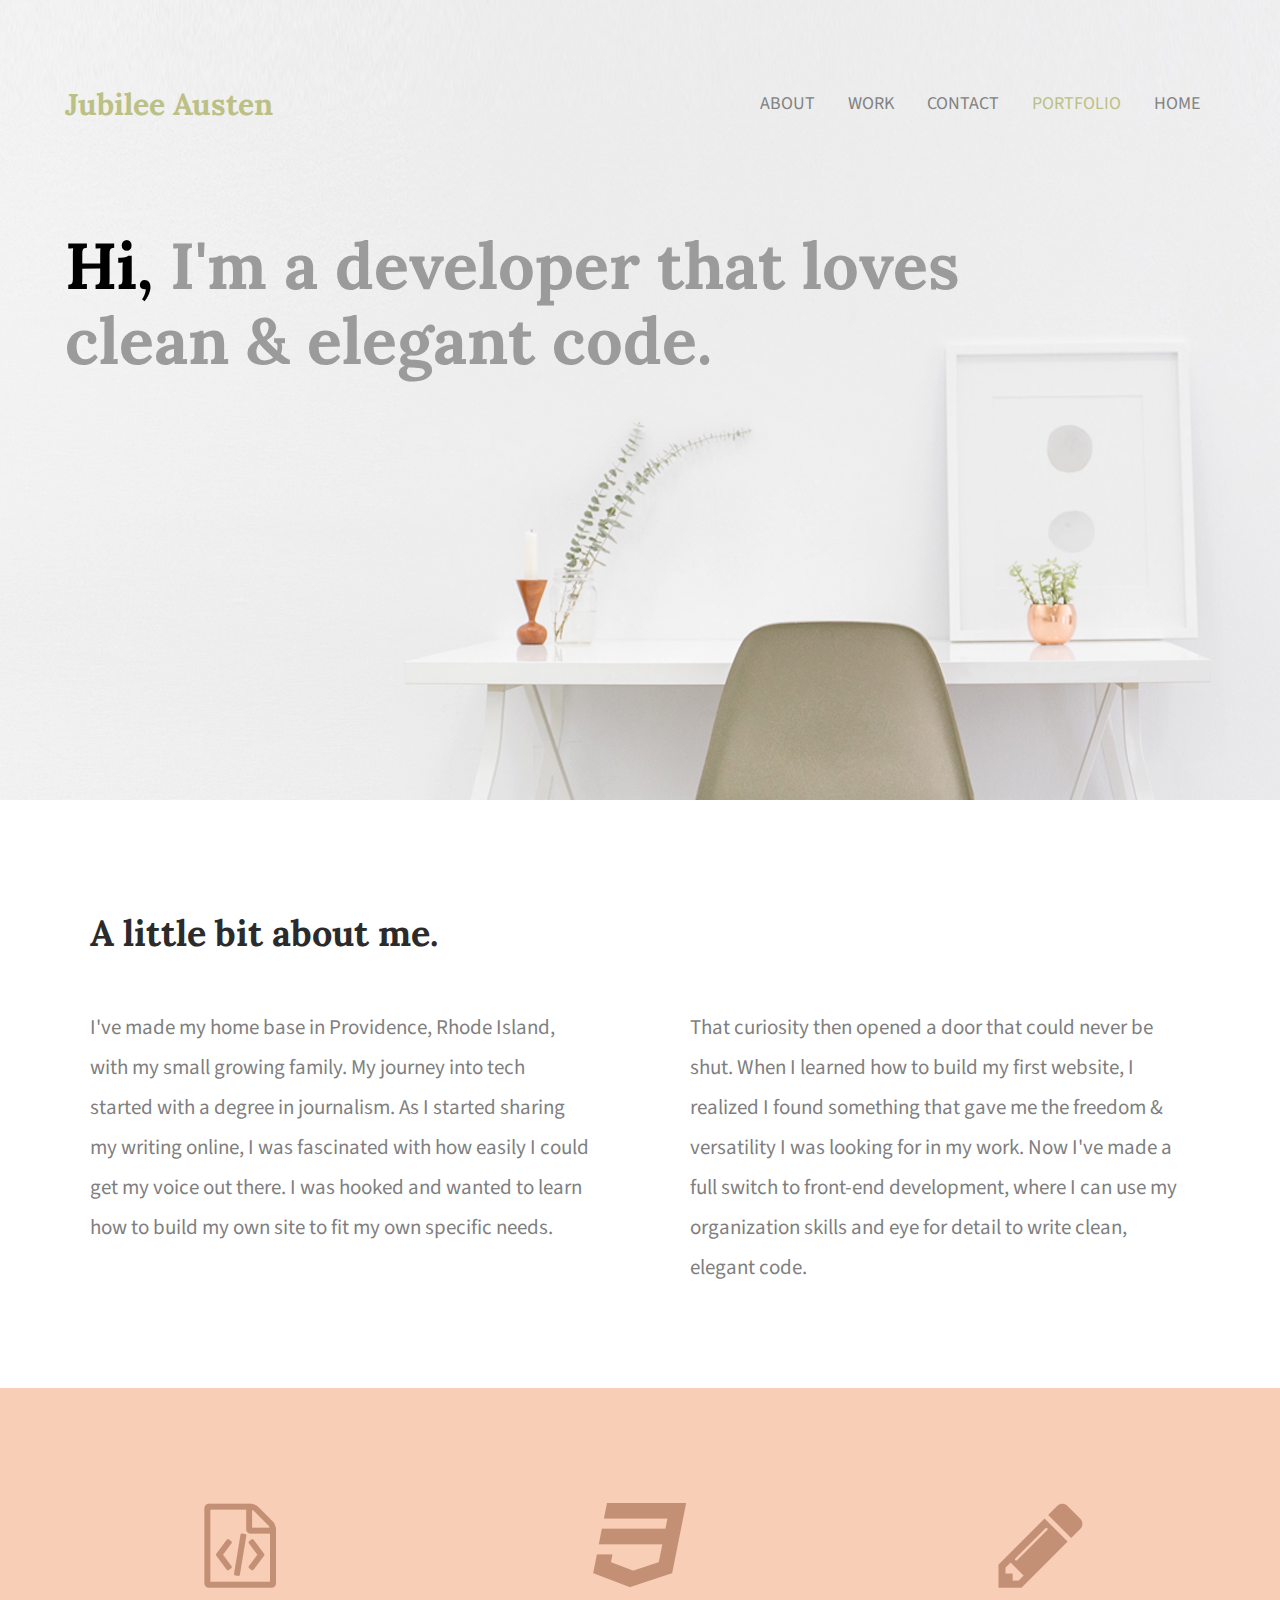
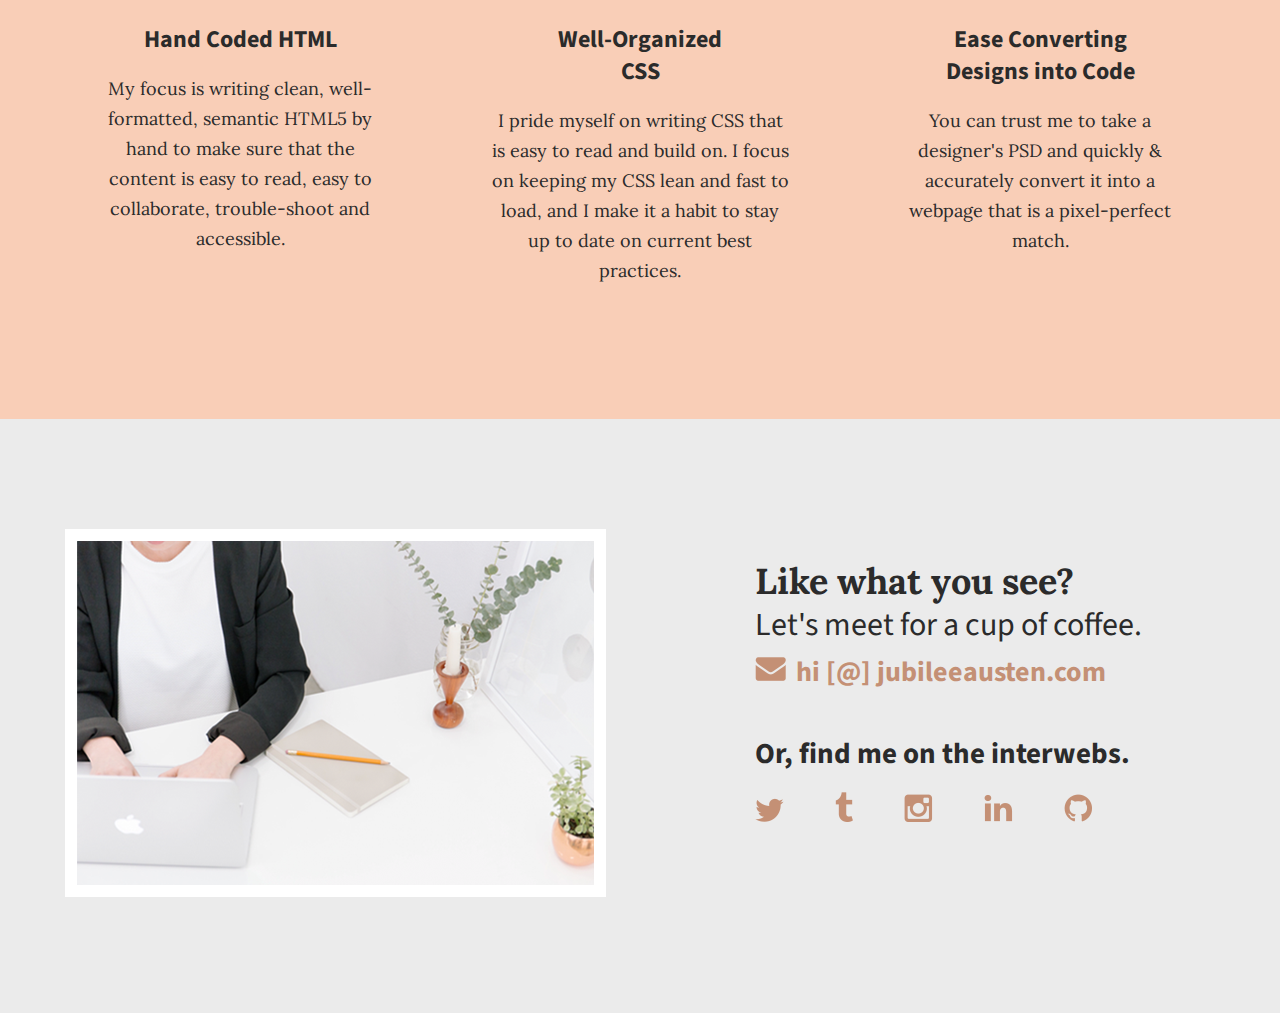
<file: index.html>
<!doctype html>
<html lang="en">
    <head>
        <meta charset="utf-8">
        <title>Jubilee Austen | Portfolio</title>
        <link href="https://fonts.googleapis.com/css2?family=Source+Sans+Pro:wght@400;700&display=swap" rel="stylesheet">
        <link href="https://fonts.googleapis.com/css2?family=Lora:wght@400;700&display=swap" rel="stylesheet">
        <link href="https://fonts.googleapis.com/css2?family=Libre+Baskerville:ital,wght@0,400;0,700;1,400&display=swap" rel="stylesheet">
        <link rel="stylesheet" href="css/normalize.css">
        <link rel="stylesheet" href="css/main.css">
        <link re="stylesheet" href="css/animate.css">
        <script src="js/wow.js"></script>
        <script>new WOW().init(); </script>
    </head>

<!-- START OF BODY  -->

    <body>
        <header>
            <div class="full-width">
                <div class="half-width">
                    <h1>Jubilee Austen</h1>
                </div>
                <div class="half-width">
                    <nav>
                        <ul>
                            <li><a href="#about">About</a></li>
                            <li><a href="#work">Work</a></li>
                            <li><a href="#contact">Contact</a></li>
                            <li><a href="portfolio/index.html"><span>Portfolio</span></a></li>
                            <li><a href="index.html">Home</a></li>
                        </ul>
                    </nav>
                </div>
                <h2><span>Hi,</span> I'm a developer that loves clean &amp; elegant code.</h2>
            </div>
        </header>

<!-- ABOUT  -->
        <main>
            <section id="about">
                <div class="full-width">
                    <h2>A little bit about me.</h2>
                    <div class="half-width">
                        <p>I've made my home base in Providence, Rhode Island, with my small growing family. My journey into tech started with a degree in journalism. As I started sharing my writing online, I was fascinated with how easily I could get my voice out there. I was hooked and wanted to learn how to build my own site to fit my own specific needs.</p>
                    </div>
                    <div class="half-width">
                        <p>That curiosity then opened a door that could never be shut. When I learned how to build my first website, I realized I found something that gave me the freedom & versatility I was looking for in my work. Now I've made a full switch to front-end development, where I can use my organization skills and eye for detail to write clean, elegant code.</p>
                    </div>
                </div>
            </section>

<!-- WORK   -->

            <section id="work">
                <div class="full-width" class="fadeInUp">
                    <div class="third-width">
                        <img src="img/html-icon.png" alt="html icon" />
                        <h3 class="fadeInUp">Hand Coded HTML</h3>
                        <p>My focus is writing clean, well-formatted, semantic HTML5 by hand to make sure that the content is easy to read, easy to collaborate, trouble-shoot and accessible.</p>
                    </div>
                    <div class="third-width">
                        <img src="img/css-icon.png" alt="css icon"/>
                        <h3>Well-Organized CSS</h3>
                        <p>I pride myself on writing CSS that is easy to read and build on. I focus on keeping my CSS lean and fast to load, and I make it a habit to stay up to date on current best practices.</p>
                    </div>
                    <div class="third-width">
                        <img src="img/pencil-icon.png" alt="pencil icon"/>
                        <h3>Ease Converting Designs into Code</h3>
                        <p>You can trust me to take a designer's PSD and quickly & accurately convert it into a webpage that is a pixel-perfect match.</p>
                    </div>
                </div>
            </section>

<!-- CONTACT  -->

            <section id="contact">
                <div class="full-width">
                    <div class="half-width">
                        <img src="img/contact-image.png" alt="typing image" id="contact-img"/>
                    </div>
                    <div class="half-width">
                        <h2>Like what you see?</h2>
                        <h3 id="email-header">Let's meet for a cup of coffee.</h3>
                        <a href="mailto:hi@jubileeausten.com">
                            <img src="img/envelope.png" alt="envelope icon" id="envelope"/>hi [@] jubileeausten.com
                        </a>
                        <h3 id="socialmedia-header">Or, find me on the interwebs.</h3>
                        <ul>
                            <li><a href="http://twitter.com" target="_blank">
                                    <img src="img/twitter.png" alt="twitter"/>
                                </a></li>
                            <li><a href="http://tumbr.com" target="_blank">
                                    <img src="img/tumblr.png" alt="tumblr"/>
                                </a></li>
                            <li><a href="http://instagram.com" target="_blank">
                                    <img src="img/instagram.png" alt="instagram"/>
                                </a></li>
                            <li><a href="http://linkedin.com" target="_blank">
                                    <img src="img/linkedin.png" alt="linkedin"/>
                                </a></li>
                            <li><a href="http://github.com" target="_blank">
                                    <img src="img/github.png" alt="github"/>
                                </a></li>
                        </ul>
                    </div>
                </div>
            </section>
        </main>
    </body>
</html>
</file>
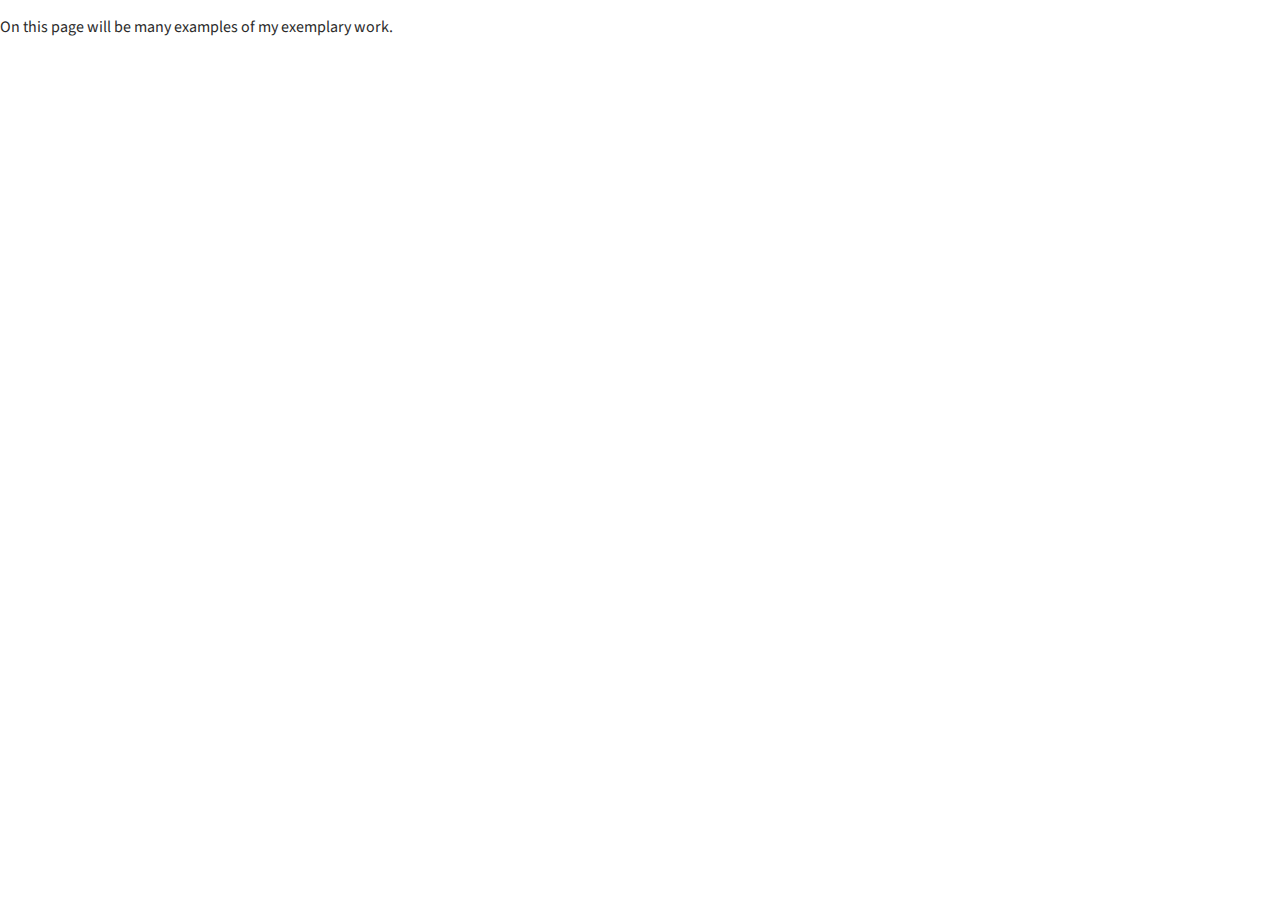
<file: portfolio/index.html>
<!doctype html>
<html>
    <head>
        <title>Portfolio</title>
        <meta charset="utf-8">
        <link rel="stylesheet" href="../css/normalize.css">
        <link rel="stylesheet" href="../css/main.css">
        <link href="https://fonts.googleapis.com/css2?family=Source+Sans+Pro:wght@400;700&display=swap" rel="stylesheet">
        <link href="https://fonts.googleapis.com/css2?family=Lora:wght@400;700&display=swap" rel="stylesheet">
    </head>
    <body>
        <p>On this page will be many examples of my exemplary work.</p>
    </body>
</html>
</file>
<file: css/main.css>
/***** BASE STYLES ******/
body {
    font-family: 'Source Sans Pro', sans-serif;
    color: #2b2b2b;
}

/***** GRID ******/
.full-width {
    width: 1200px;
    margin: 0 auto;
    overflow: auto;
}

.half-width {
    width: 600px;
    float: left;
}

.third-width {
    width: 400px;
    float: left;
}

/***** HEADER ******/
header {
    height: 800px;
    background: url('../img/hero.png');
    background-position: center;
    background-size: cover;
}

header h1 {
    padding: 65px 0 65px 25px;
    font-family: 'Lora', serif;
    font-size: 30px;
    color: #bbc085;
}

nav {
    float: right; 
    padding: 75px 25px;
}
nav ul li{
    display: inline-block;
}
nav ul li a {
    text-transform: uppercase;
    text-decoration: none;
    font-size: 18px;
    color: #828282;
    padding: 15px; 
}

nav ul li a span {
    color: #bbc085;
}

header h2 {
    width: 975px;
    clear: both;
    font-family: 'Lora', serif;
    font-size: 65px;
    line-height: 75px;
    color: #9b9b9b;
    padding: 20px 0 20px 25px;
}

header h2 span {
    color: #000000;
}

/***** ABOUT ******/
#about .full-width {
    padding: 80px 0;
}

#about h2 {
    font-family: 'Lora', serif;
    font-size: 36px;
    padding-left: 50px;
}

#about p {
    font-size: 21px;
    color: #7f7f7f;
    line-height: 40px;
    padding-left: 50px;
    padding-right: 50px;
}

/***** WORK ******/
#work {
    text-align: center;
    background: #f9ceb7; 
}

#work .full-width {
    padding: 115px 0;
}

#work img {
    padding-bottom: 30px;
}

#work h3 {
    font-size: 24px;
    line-height: 32px;
    width: 200px;
    margin: 0 auto;

}

#work p {
    font-family: 'Lora', serif;
    font-size: 18px;
    line-height: 30px;
    padding: 0 50px;

}

/***** CONTACT ******/
#contact {
    background: #ebebeb;
}
#contact .full-width {
    padding: 110px 0;
}
#contact img#contact-img {
    border: 12px solid #ffffff;
    margin-left: 25px;
}
#contact h2, #contact #email-header, #contact #socialmedia-header, #contact ul {
    padding-left: 115px;
}
#contact #envelope {
    padding: 0 10px 0 115px;
}
#contact h2 {
    font-family: 'Lora', serif;
    font-size: 36px;
    line-height: 44px;
}
#contact #email-header{
    font-size: 32px;
    font-weight: 400;
    line-height: 44px;
    margin: -30px 0 5px 0;
}
#contact #socialmedia-header {
    font-weight: 700;
    font-size: 29px;
    line-height: 44px;
    margin: 40px 0 0 0;
}
#contact a {
    text-decoration: none;
    color: #c49075;
    font-weight: 700;
    font-size: 28px;
}
#contact ul {
    list-style: none;  
}
#contact ul li {
    display: inline-block;
}
#contact ul img {
    padding-right: 48px;
}

/***** RETURN HOME FOOTER *****/
footer {
    background: #028090;
    height: 80px;
    margin: 0;
    padding: 0;
    width: 100%;
    display: flex;
    justify-content: left;
    align-items: center;
}

footer p {
    color: #ffffff;
    padding: 10px;
    font-size: 26px;
    line-height: 32px;
}

footer p a {
    font-family: 'Libre Baskerville', serif;
    color: #ffffff;
    text-decoration: none;
}
</file>
